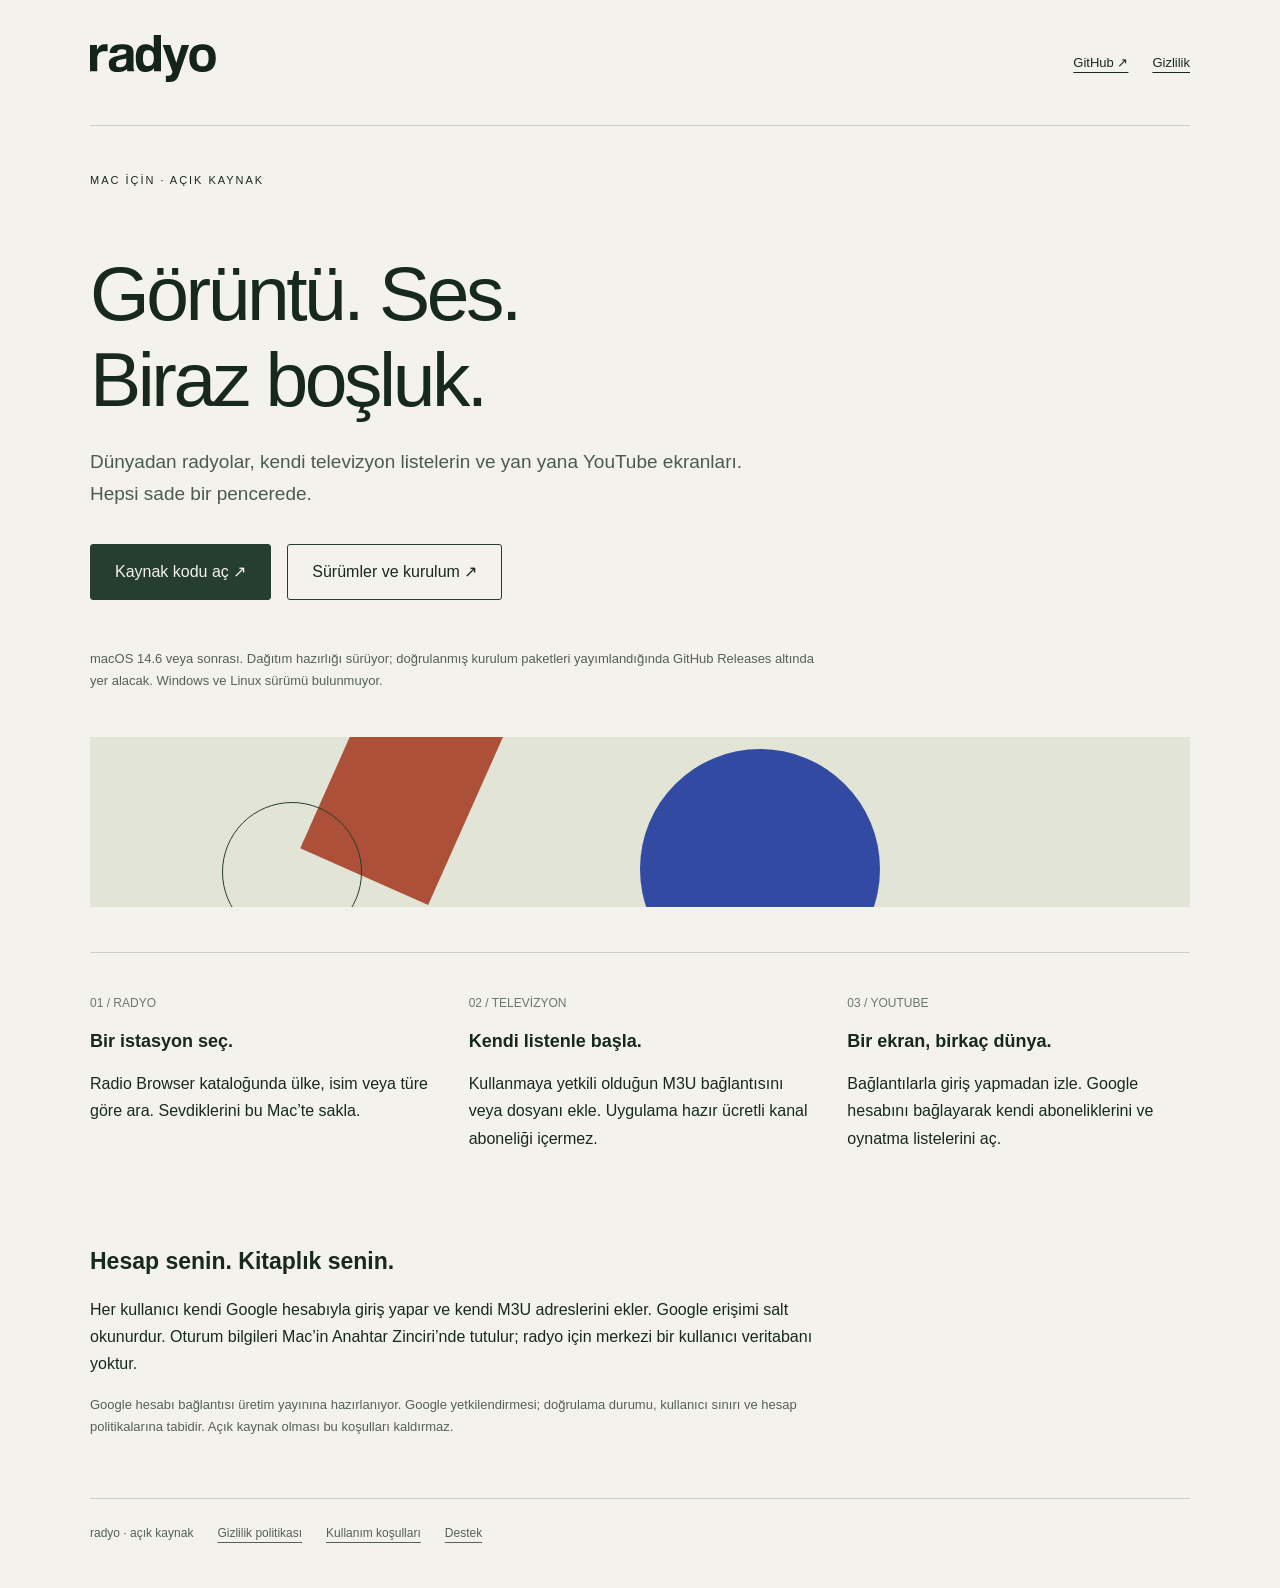
<file: docs/index.html>
<!doctype html><html lang="tr"><head><meta charset="utf-8"><meta name="viewport" content="width=device-width,initial-scale=1"><meta name="description" content="radyo: Mac için açık kaynak radyo, M3U ve çoklu YouTube oynatıcısı."><title>Biraz dünyayı dinle — radyo</title><link rel="stylesheet" href="style.css"><meta name="google-site-verification" content="cINmYHllFTPdPPSEKapBw8wJ-3KFlRNIGZ7LNfcJVRI" />
</head><body><header><a href="./" aria-label="radyo ana sayfa"><img src="radyo.svg" alt="radyo"></a><nav><a href="https://github.com/naimayik-glitch/radyo">GitHub ↗</a><a href="privacy.html">Gizlilik</a></nav></header><main class=""><p class="eyebrow">MAC İÇİN · AÇIK KAYNAK</p><h1>Görüntü. Ses.<br>Biraz boşluk.</h1><p class="lead">Dünyadan radyolar, kendi televizyon listelerin ve yan yana YouTube ekranları. Hepsi sade bir pencerede.</p><div class="actions"><a class="button primary" href="https://github.com/naimayik-glitch/radyo">Kaynak kodu aç ↗</a><a class="button" href="https://github.com/naimayik-glitch/radyo/releases">Sürümler ve kurulum ↗</a></div><p class="note">macOS 14.6 veya sonrası. Dağıtım hazırlığı sürüyor; doğrulanmış kurulum paketleri yayımlandığında GitHub Releases altında yer alacak. Windows ve Linux sürümü bulunmuyor.</p><div class="art" aria-hidden="true"><i></i><b></b><span></span></div><section class="features"><article><span class="number">01 / RADYO</span><h2>Bir istasyon seç.</h2><p>Radio Browser kataloğunda ülke, isim veya türe göre ara. Sevdiklerini bu Mac’te sakla.</p></article><article><span class="number">02 / TELEVİZYON</span><h2>Kendi listenle başla.</h2><p>Kullanmaya yetkili olduğun M3U bağlantısını veya dosyanı ekle. Uygulama hazır ücretli kanal aboneliği içermez.</p></article><article><span class="number">03 / YOUTUBE</span><h2>Bir ekran, birkaç dünya.</h2><p>Bağlantılarla giriş yapmadan izle. Google hesabını bağlayarak kendi aboneliklerini ve oynatma listelerini aç.</p></article></section><h2>Hesap senin. Kitaplık senin.</h2><p>Her kullanıcı kendi Google hesabıyla giriş yapar ve kendi M3U adreslerini ekler. Google erişimi salt okunurdur. Oturum bilgileri Mac’in Anahtar Zinciri’nde tutulur; radyo için merkezi bir kullanıcı veritabanı yoktur.</p><p class="note">Google hesabı bağlantısı üretim yayınına hazırlanıyor. Google yetkilendirmesi; doğrulama durumu, kullanıcı sınırı ve hesap politikalarına tabidir. Açık kaynak olması bu koşulları kaldırmaz.</p></main><footer><span>radyo · açık kaynak</span><a href="privacy.html">Gizlilik politikası</a><a href="terms.html">Kullanım koşulları</a><a href="https://github.com/naimayik-glitch/radyo/issues">Destek</a></footer></body></html>
</file>
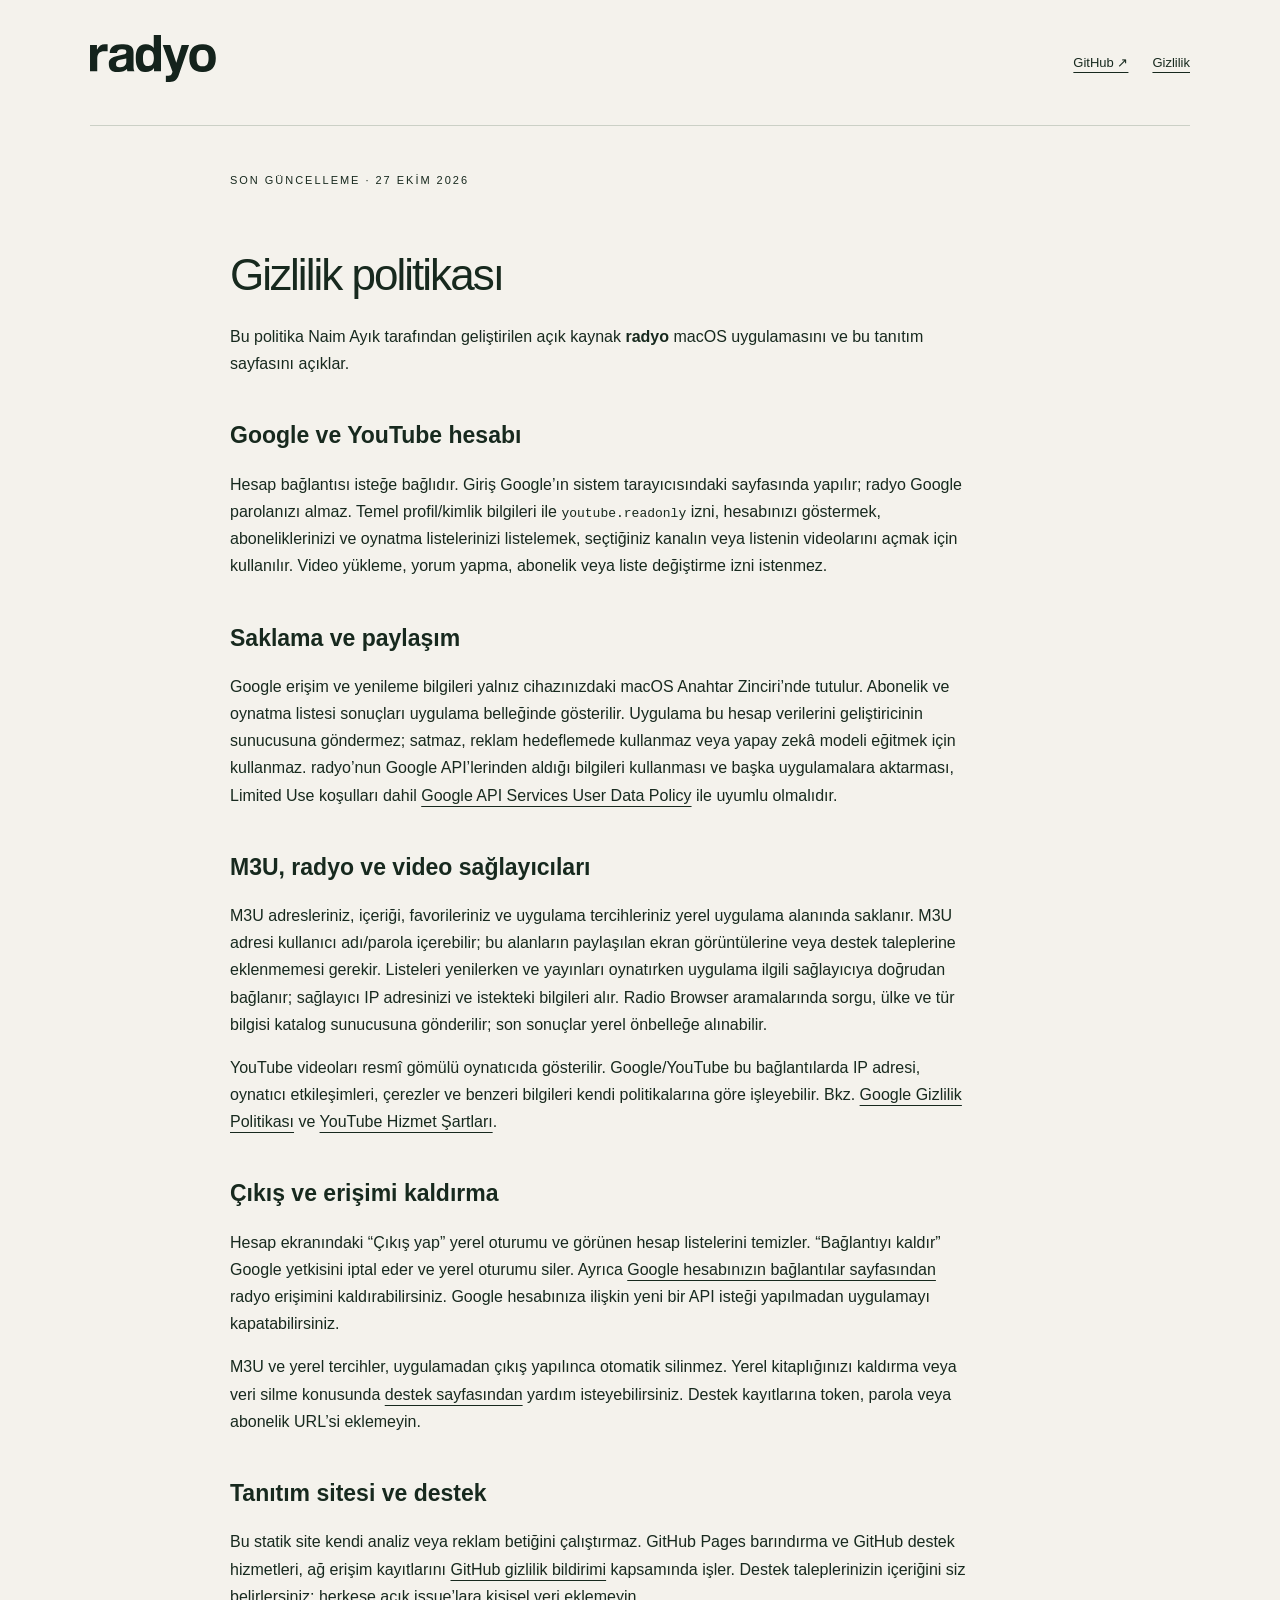
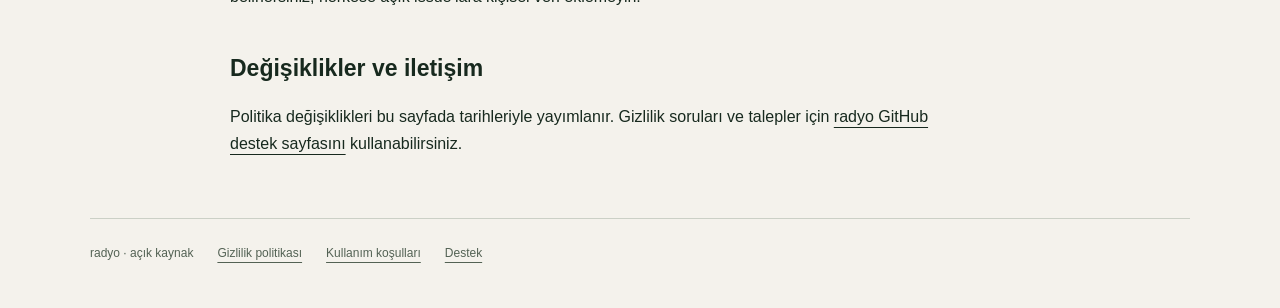
<file: docs/privacy.html>
<!doctype html><html lang="tr"><head><meta charset="utf-8"><meta name="viewport" content="width=device-width,initial-scale=1"><meta name="description" content="radyo: Mac için açık kaynak radyo, M3U ve çoklu YouTube oynatıcısı."><title>Gizlilik politikası — radyo</title><link rel="stylesheet" href="style.css"></head><body><header><a href="./" aria-label="radyo ana sayfa"><img src="radyo.svg" alt="radyo"></a><nav><a href="https://github.com/naimayik-glitch/radyo">GitHub ↗</a><a href="privacy.html">Gizlilik</a></nav></header><main class="legal"><p class="eyebrow">SON GÜNCELLEME · 27 EKİM 2026</p><h1>Gizlilik politikası</h1><p>Bu politika Naim Ayık tarafından geliştirilen açık kaynak <strong>radyo</strong> macOS uygulamasını ve bu tanıtım sayfasını açıklar.</p><h2>Google ve YouTube hesabı</h2><p>Hesap bağlantısı isteğe bağlıdır. Giriş Google’ın sistem tarayıcısındaki sayfasında yapılır; radyo Google parolanızı almaz. Temel profil/kimlik bilgileri ile <code>youtube.readonly</code> izni, hesabınızı göstermek, aboneliklerinizi ve oynatma listelerinizi listelemek, seçtiğiniz kanalın veya listenin videolarını açmak için kullanılır. Video yükleme, yorum yapma, abonelik veya liste değiştirme izni istenmez.</p><h2>Saklama ve paylaşım</h2><p>Google erişim ve yenileme bilgileri yalnız cihazınızdaki macOS Anahtar Zinciri’nde tutulur. Abonelik ve oynatma listesi sonuçları uygulama belleğinde gösterilir. Uygulama bu hesap verilerini geliştiricinin sunucusuna göndermez; satmaz, reklam hedeflemede kullanmaz veya yapay zekâ modeli eğitmek için kullanmaz. radyo’nun Google API’lerinden aldığı bilgileri kullanması ve başka uygulamalara aktarması, Limited Use koşulları dahil <a href="https://developers.google.com/terms/api-services-user-data-policy">Google API Services User Data Policy</a> ile uyumlu olmalıdır.</p><h2>M3U, radyo ve video sağlayıcıları</h2><p>M3U adresleriniz, içeriği, favorileriniz ve uygulama tercihleriniz yerel uygulama alanında saklanır. M3U adresi kullanıcı adı/parola içerebilir; bu alanların paylaşılan ekran görüntülerine veya destek taleplerine eklenmemesi gerekir. Listeleri yenilerken ve yayınları oynatırken uygulama ilgili sağlayıcıya doğrudan bağlanır; sağlayıcı IP adresinizi ve istekteki bilgileri alır. Radio Browser aramalarında sorgu, ülke ve tür bilgisi katalog sunucusuna gönderilir; son sonuçlar yerel önbelleğe alınabilir.</p><p>YouTube videoları resmî gömülü oynatıcıda gösterilir. Google/YouTube bu bağlantılarda IP adresi, oynatıcı etkileşimleri, çerezler ve benzeri bilgileri kendi politikalarına göre işleyebilir. Bkz. <a href="https://policies.google.com/privacy">Google Gizlilik Politikası</a> ve <a href="https://www.youtube.com/t/terms">YouTube Hizmet Şartları</a>.</p><h2>Çıkış ve erişimi kaldırma</h2><p>Hesap ekranındaki “Çıkış yap” yerel oturumu ve görünen hesap listelerini temizler. “Bağlantıyı kaldır” Google yetkisini iptal eder ve yerel oturumu siler. Ayrıca <a href="https://myaccount.google.com/connections">Google hesabınızın bağlantılar sayfasından</a> radyo erişimini kaldırabilirsiniz. Google hesabınıza ilişkin yeni bir API isteği yapılmadan uygulamayı kapatabilirsiniz.</p><p>M3U ve yerel tercihler, uygulamadan çıkış yapılınca otomatik silinmez. Yerel kitaplığınızı kaldırma veya veri silme konusunda <a href="https://github.com/naimayik-glitch/radyo/issues">destek sayfasından</a> yardım isteyebilirsiniz. Destek kayıtlarına token, parola veya abonelik URL’si eklemeyin.</p><h2>Tanıtım sitesi ve destek</h2><p>Bu statik site kendi analiz veya reklam betiğini çalıştırmaz. GitHub Pages barındırma ve GitHub destek hizmetleri, ağ erişim kayıtlarını <a href="https://docs.github.com/en/site-policy/privacy-policies/github-general-privacy-statement">GitHub gizlilik bildirimi</a> kapsamında işler. Destek taleplerinizin içeriğini siz belirlersiniz; herkese açık issue’lara kişisel veri eklemeyin.</p><h2>Değişiklikler ve iletişim</h2><p>Politika değişiklikleri bu sayfada tarihleriyle yayımlanır. Gizlilik soruları ve talepler için <a href="https://github.com/naimayik-glitch/radyo/issues">radyo GitHub destek sayfasını</a> kullanabilirsiniz.</p></main><footer><span>radyo · açık kaynak</span><a href="privacy.html">Gizlilik politikası</a><a href="terms.html">Kullanım koşulları</a><a href="https://github.com/naimayik-glitch/radyo/issues">Destek</a></footer></body></html>
</file>
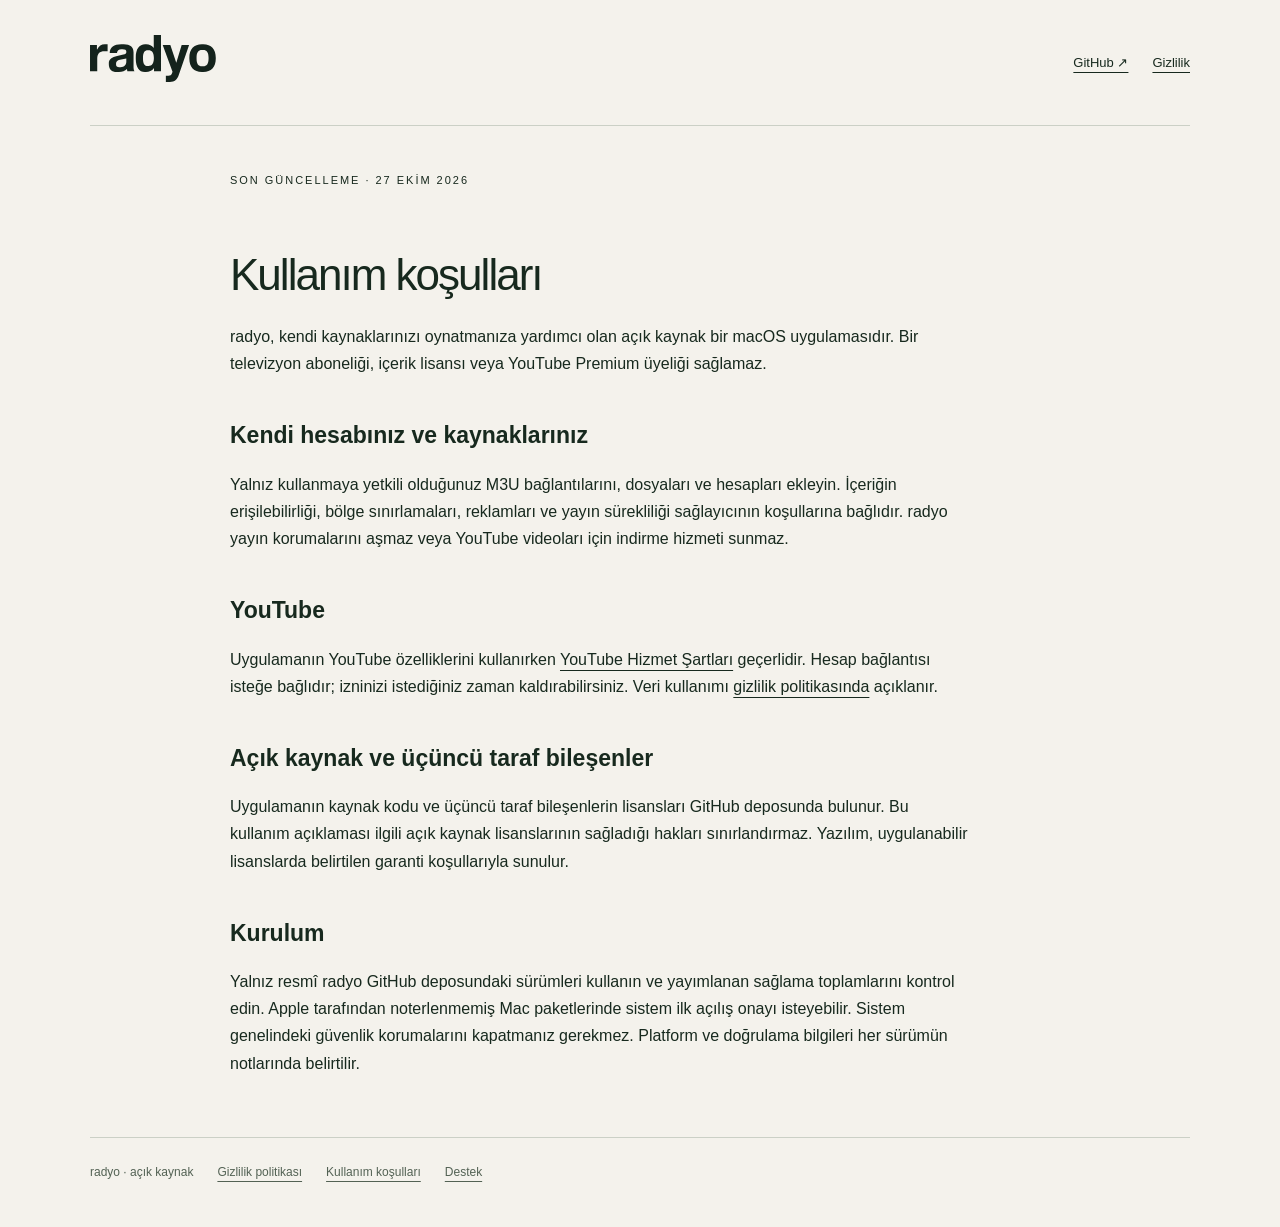
<file: docs/terms.html>
<!doctype html><html lang="tr"><head><meta charset="utf-8"><meta name="viewport" content="width=device-width,initial-scale=1"><meta name="description" content="radyo: Mac için açık kaynak radyo, M3U ve çoklu YouTube oynatıcısı."><title>Kullanım koşulları — radyo</title><link rel="stylesheet" href="style.css"></head><body><header><a href="./" aria-label="radyo ana sayfa"><img src="radyo.svg" alt="radyo"></a><nav><a href="https://github.com/naimayik-glitch/radyo">GitHub ↗</a><a href="privacy.html">Gizlilik</a></nav></header><main class="legal"><p class="eyebrow">SON GÜNCELLEME · 27 EKİM 2026</p><h1>Kullanım koşulları</h1><p>radyo, kendi kaynaklarınızı oynatmanıza yardımcı olan açık kaynak bir macOS uygulamasıdır. Bir televizyon aboneliği, içerik lisansı veya YouTube Premium üyeliği sağlamaz.</p><h2>Kendi hesabınız ve kaynaklarınız</h2><p>Yalnız kullanmaya yetkili olduğunuz M3U bağlantılarını, dosyaları ve hesapları ekleyin. İçeriğin erişilebilirliği, bölge sınırlamaları, reklamları ve yayın sürekliliği sağlayıcının koşullarına bağlıdır. radyo yayın korumalarını aşmaz veya YouTube videoları için indirme hizmeti sunmaz.</p><h2>YouTube</h2><p>Uygulamanın YouTube özelliklerini kullanırken <a href="https://www.youtube.com/t/terms">YouTube Hizmet Şartları</a> geçerlidir. Hesap bağlantısı isteğe bağlıdır; izninizi istediğiniz zaman kaldırabilirsiniz. Veri kullanımı <a href="privacy.html">gizlilik politikasında</a> açıklanır.</p><h2>Açık kaynak ve üçüncü taraf bileşenler</h2><p>Uygulamanın kaynak kodu ve üçüncü taraf bileşenlerin lisansları GitHub deposunda bulunur. Bu kullanım açıklaması ilgili açık kaynak lisanslarının sağladığı hakları sınırlandırmaz. Yazılım, uygulanabilir lisanslarda belirtilen garanti koşullarıyla sunulur.</p><h2>Kurulum</h2><p>Yalnız resmî radyo GitHub deposundaki sürümleri kullanın ve yayımlanan sağlama toplamlarını kontrol edin. Apple tarafından noterlenmemiş Mac paketlerinde sistem ilk açılış onayı isteyebilir. Sistem genelindeki güvenlik korumalarını kapatmanız gerekmez. Platform ve doğrulama bilgileri her sürümün notlarında belirtilir.</p></main><footer><span>radyo · açık kaynak</span><a href="privacy.html">Gizlilik politikası</a><a href="terms.html">Kullanım koşulları</a><a href="https://github.com/naimayik-glitch/radyo/issues">Destek</a></footer></body></html>
</file>
<file: docs/style.css>
@font-face{font-family:Gotham;src:local("Gotham-Book")}@font-face{font-family:Gotham;src:local("Gotham-Bold");font-weight:700}*{box-sizing:border-box}body{margin:0;background:#f4f2ec;color:#17291e;font-family:Gotham,Arial,sans-serif;line-height:1.7}a{color:inherit;text-underline-offset:5px}header,main,footer{width:min(1100px,calc(100% - 48px));margin:auto}header{display:flex;align-items:center;justify-content:space-between;padding:35px 0;border-bottom:1px solid #cbd0c6}header img{width:126px;height:auto}nav{display:flex;gap:24px;font-size:13px}h1{font-size:clamp(38px,6vw,78px);line-height:1.12;font-weight:400;letter-spacing:-.045em;max-width:850px;margin:60px 0 24px}h2{font-size:23px;line-height:1.4;margin-top:42px}p{max-width:740px}.eyebrow{font-size:11px;letter-spacing:.18em;text-transform:uppercase;margin-top:45px}.lead{font-size:19px;color:#4b5b4e;max-width:660px}.actions{display:flex;gap:16px;flex-wrap:wrap;margin:34px 0 48px}.button{padding:13px 24px;text-decoration:none;border:1px solid #263e2e;border-radius:3px}.primary{background:#263e2e;color:#f4f2ec}.features{display:grid;grid-template-columns:repeat(3,1fr);gap:36px;padding:35px 0;border-top:1px solid #cbd0c6}.features h2{font-size:18px;margin:14px 0}.number{font-size:12px;color:#6a786b}.art{height:170px;position:relative;overflow:hidden;background:#e2e4d5;margin:45px 0}.art i{position:absolute;border-radius:50%;width:240px;height:240px;background:#334aa2;left:50%;top:12px}.art b{position:absolute;width:140px;height:240px;background:#ac5039;left:23%;top:-90px;transform:rotate(24deg)}.art span{position:absolute;width:140px;height:140px;border:1px solid #263e2e;left:12%;top:65px;border-radius:50%}.legal{max-width:820px}.legal h1{font-size:44px}.legal li{margin-bottom:10px}footer{border-top:1px solid #cbd0c6;padding:24px 0 45px;margin-top:60px;display:flex;gap:24px;flex-wrap:wrap;font-size:12px;color:#536254}.note{font-size:13px;color:#536254}@media(max-width:650px){header,main,footer{width:calc(100% - 36px)}header{align-items:flex-start;gap:22px}nav{gap:15px;flex-wrap:wrap}.features{grid-template-columns:1fr;gap:8px}h1{margin-top:44px}.lead{font-size:17px}.legal h1{font-size:34px}}
</file>
